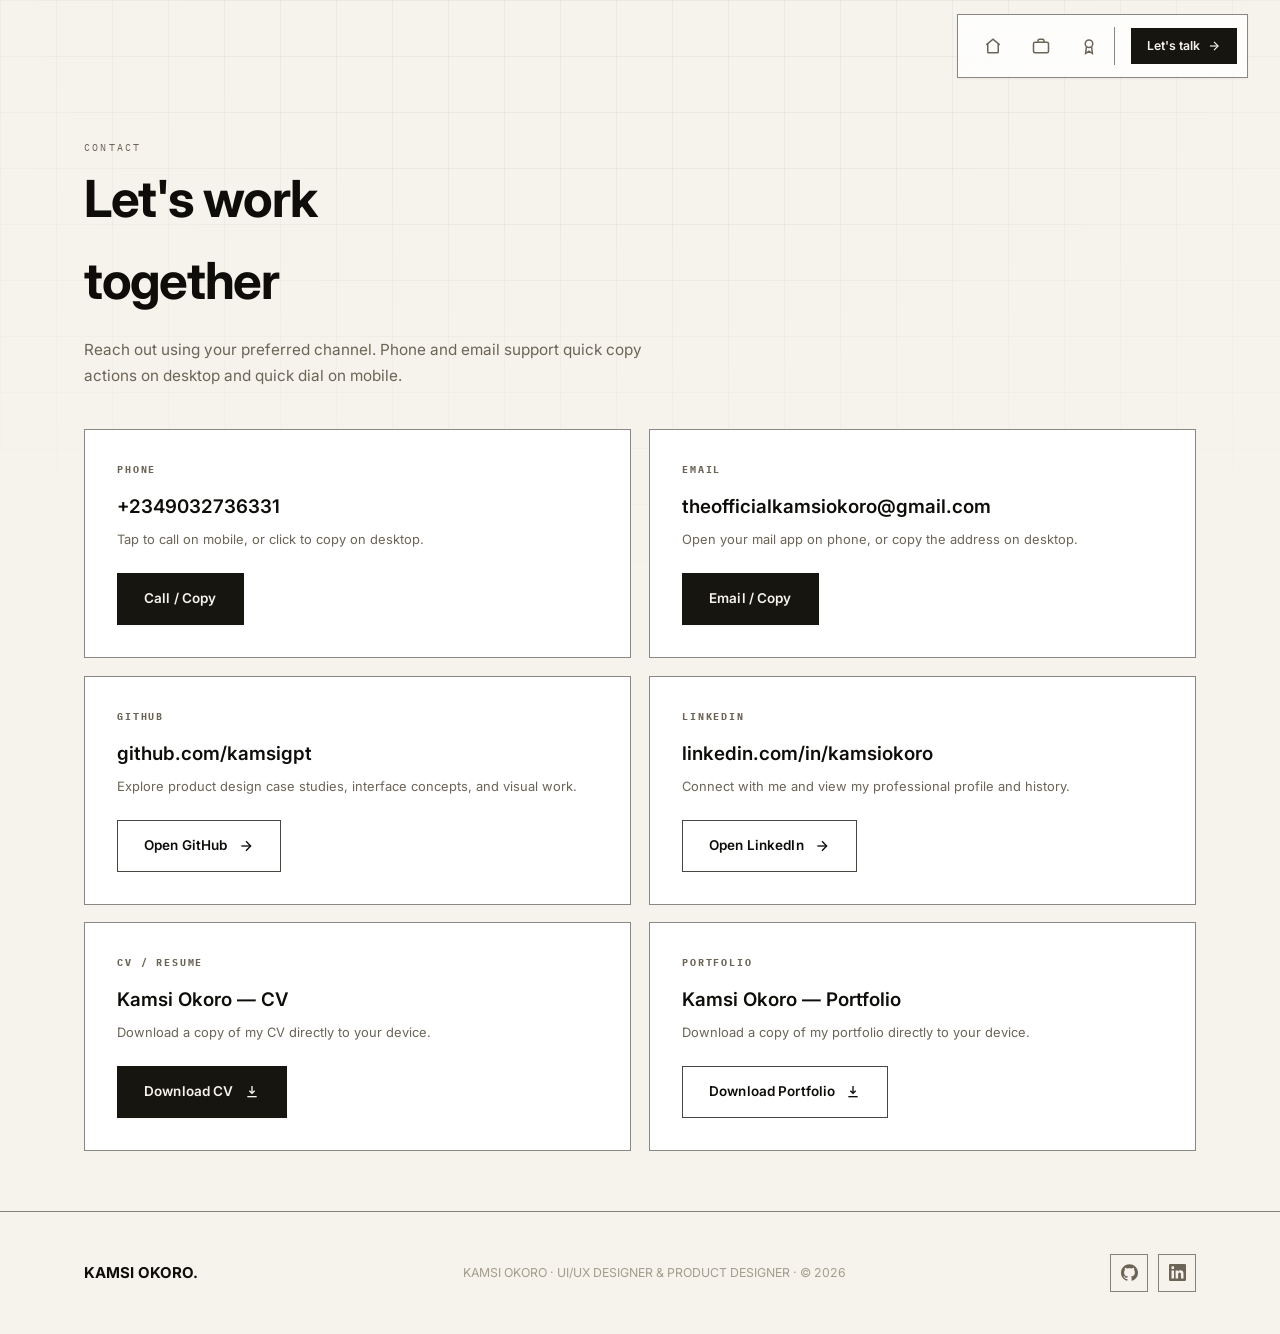
<file: contact.html>
<!DOCTYPE html>
<html lang="en" data-theme="light">
<head>
<meta charset="UTF-8">
<meta name="viewport" content="width=device-width, initial-scale=1.0">
<title>Contact — Kamsi Okoro</title>
<meta name="description" content="Get in touch with Kamsi Okoro for UI/UX and product design projects.">
<link rel="icon" type="image/svg+xml" href="favicon.svg">
<link rel="stylesheet" href="css/style.css">
</head>
<body class="contact-page">

<!-- ══════════ NAVBAR ══════════ -->
<header class="navbar">
  <div class="navbar-inner">
    <nav class="navbar-center" aria-label="Primary">
      <ul class="nav-links">
        <li><a class="nav-link" href="index.html" aria-label="Home" title="Home"><svg viewBox="0 0 24 24" fill="none" stroke="currentColor" stroke-width="2"><path d="M3 10.5 12 3l9 7.5"/><path d="M5 9v11a1 1 0 0 0 1 1h12a1 1 0 0 0 1-1V9"/></svg></a></li>
        <li><a class="nav-link" href="works.html" aria-label="Work" title="Work"><svg viewBox="0 0 24 24" fill="none" stroke="currentColor" stroke-width="2"><rect x="2" y="7" width="20" height="14" rx="2"/><path d="M16 7V5a2 2 0 0 0-2-2h-4a2 2 0 0 0-2 2v2"/></svg></a></li>
        <li><a class="nav-link" href="certificatiions.html" aria-label="Certificates" title="Certificates"><svg viewBox="0 0 24 24" fill="none" stroke="currentColor" stroke-width="2"><circle cx="12" cy="9" r="5"/><path d="M8.5 13.5 7.5 22l4.5-3 4.5 3-1-8.5"/></svg></a></li>
      </ul>
    </nav>
    <div class="navbar-right">
      <a class="nav-cta" href="contact.html">Let's talk
        <svg viewBox="0 0 24 24" fill="none" stroke="currentColor" stroke-width="2"><line x1="5" y1="12" x2="19" y2="12"/><polyline points="12,5 19,12 12,19"/></svg>
      </a>
      <button class="hamburger-btn" aria-label="Toggle menu">
        <div class="hamburger-icon"><span></span><span></span><span></span></div>
      </button>
    </div>
  </div>
</header>

<div class="mobile-menu">
  <ul class="mobile-menu-links">
    <li><a href="index.html">Home <small>/ 01</small></a></li>
    <li><a href="works.html">Work <small>/ 02</small></a></li>
    <li><a href="certificatiions.html">Certificates <small>/ 03</small></a></li>
    <li><a class="active" href="contact.html">Contact <small>/ 04</small></a></li>
  </ul>
  <div class="mobile-menu-social">
    <a href="https://www.linkedin.com/in/kamsiokoro" target="_blank" rel="noopener"><svg viewBox="0 0 24 24" fill="currentColor"><path d="M20.447 20.452h-3.554v-5.569c0-1.328-.027-3.037-1.852-3.037-1.853 0-2.136 1.445-2.136 2.939v5.667H9.351V9h3.414v1.561h.046c.477-.9 1.637-1.85 3.37-1.85 3.601 0 4.267 2.37 4.267 5.455v6.286zM5.337 7.433a2.062 2.062 0 01-2.063-2.065 2.064 2.064 0 112.063 2.065zm1.782 13.019H3.555V9h3.564v11.452zM22.225 0H1.771C.792 0 0 .774 0 1.729v20.542C0 23.227.792 24 1.771 24h20.451C23.2 24 24 23.227 24 22.271V1.729C24 .774 23.2 0 22.222 0h.003z"/></svg> LinkedIn</a>
    <a href="https://github.com/kamsigpt" target="_blank" rel="noopener noreferrer"><svg viewBox="0 0 24 24" fill="currentColor"><path d="M12 .297c-6.63 0-12 5.373-12 12 0 5.303 3.438 9.8 8.205 11.385.6.113.82-.258.82-.577 0-.285-.01-1.04-.015-2.04-3.338.724-4.042-1.61-4.042-1.61C4.422 18.07 3.633 17.7 3.633 17.7c-1.087-.744.084-.729.084-.729 1.205.084 1.838 1.236 1.838 1.236 1.07 1.835 2.809 1.305 3.495.998.108-.776.417-1.305.76-1.605-2.665-.3-5.466-1.332-5.466-5.93 0-1.31.465-2.38 1.235-3.22-.135-.303-.54-1.523.105-3.176 0 0 1.005-.322 3.3 1.23.96-.267 1.98-.399 3-.405 1.02.006 2.04.138 3 .405 2.28-1.552 3.285-1.23 3.285-1.23.645 1.653.24 2.873.12 3.176.765.84 1.23 1.91 1.23 3.22 0 4.61-2.805 5.625-5.475 5.92.42.36.81 1.096.81 2.22 0 1.606-.015 2.896-.015 3.286 0 .315.21.69.825.57C20.565 22.092 24 17.592 24 12.297c0-6.627-5.373-12-12-12"/></svg> GitHub</a>
    <a class="email-contact-link" href="mailto:theofficialkamsiokoro@gmail.com" data-email="theofficialkamsiokoro@gmail.com"><svg viewBox="0 0 24 24" fill="none" stroke="currentColor" stroke-width="2"><path d="M4 4h16c1.1 0 2 .9 2 2v12c0 1.1-.9 2-2 2H4c-1.1 0-2-.9-2-2V6c0-1.1.9-2 2-2z"/><polyline points="22,6 12,13 2,6"/></svg> Email</a>
    <a href="assets/Nedokoro_Kamsiyochi_%E2%80%94_Product_Designer_Portfolio.pdf" download="Kamsi_Okoro_Portfolio.pdf"><svg viewBox="0 0 24 24" fill="none" stroke="currentColor" stroke-width="2"><path d="M12 3v11"/><path d="M8 10l4 4 4-4"/><path d="M5 19h14"/></svg> Portfolio</a>
  </div>
</div>

<main class="main-content">
  <section class="page-hero">
    <div class="container">
      <span class="page-kicker fade-up">Contact</span>
      <h1 class="fade-up" style="--delay:0.05s">Let's work<br>together</h1>
      <p class="fade-up" style="--delay:0.12s">Reach out using your preferred channel. Phone and email support quick copy actions on desktop and quick dial on mobile.</p>
    </div>
  </section>

  <div class="container">
    <div class="contact-grid">
      <article class="contact-card fade-up">
        <h2>Phone</h2>
        <p class="value">+2349032736331</p>
        <p class="note">Tap to call on mobile, or click to copy on desktop.</p>
        <a class="btn btn-primary phone-contact-link" href="tel:+2349032736331" data-phone="+2349032736331" title="Phone">Call / Copy</a>
      </article>

      <article class="contact-card fade-up" style="--delay:0.06s">
        <h2>Email</h2>
        <p class="value">theofficialkamsiokoro@gmail.com</p>
        <p class="note">Open your mail app on phone, or copy the address on desktop.</p>
        <a class="btn btn-primary email-contact-link" href="mailto:theofficialkamsiokoro@gmail.com" data-email="theofficialkamsiokoro@gmail.com" title="Email">Email / Copy</a>
      </article>

      <article class="contact-card fade-up" style="--delay:0.12s">
        <h2>GitHub</h2>
        <p class="value">github.com/kamsigpt</p>
        <p class="note">Explore product design case studies, interface concepts, and visual work.</p>
        <a class="btn btn-outline" href="https://github.com/kamsigpt" target="_blank" rel="noopener noreferrer">Open GitHub
          <svg viewBox="0 0 24 24" fill="none" stroke="currentColor" stroke-width="2"><line x1="5" y1="12" x2="19" y2="12"/><polyline points="12,5 19,12 12,19"/></svg>
        </a>
      </article>

      <article class="contact-card fade-up" style="--delay:0.18s">
        <h2>LinkedIn</h2>
        <p class="value">linkedin.com/in/kamsiokoro</p>
        <p class="note">Connect with me and view my professional profile and history.</p>
        <a class="btn btn-outline" href="https://www.linkedin.com/in/kamsiokoro" target="_blank" rel="noopener">Open LinkedIn
          <svg viewBox="0 0 24 24" fill="none" stroke="currentColor" stroke-width="2"><line x1="5" y1="12" x2="19" y2="12"/><polyline points="12,5 19,12 12,19"/></svg>
        </a>
      </article>

      <article class="contact-card fade-up" style="--delay:0.24s">
        <h2>CV / Resume</h2>
        <p class="value">Kamsi Okoro — CV</p>
        <p class="note">Download a copy of my CV directly to your device.</p>
        <a class="btn btn-primary" href="assets/Kamsi%20Okoro%20Profesional%20CV.pdf" download="Kamsi_Okoro_CV.pdf" title="Download CV">Download CV
          <svg viewBox="0 0 24 24" fill="none" stroke="currentColor" stroke-width="2"><path d="M12 3v11"/><path d="M8 10l4 4 4-4"/><path d="M5 19h14"/></svg>
        </a>
      </article>

      <article class="contact-card fade-up" style="--delay:0.3s">
        <h2>Portfolio</h2>
        <p class="value">Kamsi Okoro — Portfolio</p>
        <p class="note">Download a copy of my portfolio directly to your device.</p>
        <a class="btn btn-outline" href="assets/Nedokoro_Kamsiyochi_%E2%80%94_Product_Designer_Portfolio.pdf" download="Kamsi_Okoro_Portfolio.pdf" title="Download Portfolio">Download Portfolio
          <svg viewBox="0 0 24 24" fill="none" stroke="currentColor" stroke-width="2"><path d="M12 3v11"/><path d="M8 10l4 4 4-4"/><path d="M5 19h14"/></svg>
        </a>
      </article>
    </div>
  </div>

  <footer class="footer">
    <div class="container footer-inner">
      <span class="footer-brand">KAMSI OKORO.</span>
      <span class="footer-copy">KAMSI OKORO · UI/UX DESIGNER &amp; PRODUCT DESIGNER · © 2026</span>
      <div class="footer-social">
        <a href="https://github.com/kamsigpt" target="_blank" rel="noopener noreferrer" aria-label="GitHub"><svg viewBox="0 0 24 24" fill="currentColor"><path d="M12 .297c-6.63 0-12 5.373-12 12 0 5.303 3.438 9.8 8.205 11.385.6.113.82-.258.82-.577 0-.285-.01-1.04-.015-2.04-3.338.724-4.042-1.61-4.042-1.61C4.422 18.07 3.633 17.7 3.633 17.7c-1.087-.744.084-.729.084-.729 1.205.084 1.838 1.236 1.838 1.236 1.07 1.835 2.809 1.305 3.495.998.108-.776.417-1.305.76-1.605-2.665-.3-5.466-1.332-5.466-5.93 0-1.31.465-2.38 1.235-3.22-.135-.303-.54-1.523.105-3.176 0 0 1.005-.322 3.3 1.23.96-.267 1.98-.399 3-.405 1.02.006 2.04.138 3 .405 2.28-1.552 3.285-1.23 3.285-1.23.645 1.653.24 2.873.12 3.176.765.84 1.23 1.91 1.23 3.22 0 4.61-2.805 5.625-5.475 5.92.42.36.81 1.096.81 2.22 0 1.606-.015 2.896-.015 3.286 0 .315.21.69.825.57C20.565 22.092 24 17.592 24 12.297c0-6.627-5.373-12-12-12"/></svg></a>
        <a href="https://www.linkedin.com/in/kamsiokoro" target="_blank" rel="noopener" aria-label="LinkedIn"><svg viewBox="0 0 24 24" fill="currentColor"><path d="M20.447 20.452h-3.554v-5.569c0-1.328-.027-3.037-1.852-3.037-1.853 0-2.136 1.445-2.136 2.939v5.667H9.351V9h3.414v1.561h.046c.477-.9 1.637-1.85 3.37-1.85 3.601 0 4.267 2.37 4.267 5.455v6.286zM5.337 7.433a2.062 2.062 0 01-2.063-2.065 2.064 2.064 0 112.063 2.065zm1.782 13.019H3.555V9h3.564v11.452zM22.225 0H1.771C.792 0 0 .774 0 1.729v20.542C0 23.227.792 24 1.771 24h20.451C23.2 24 24 23.227 24 22.271V1.729C24 .774 23.2 0 22.222 0h.003z"/></svg></a>
      </div>
    </div>
  </footer>
</main>

<script src="js/main.js"></script>
</body>
</html>
</file>
<file: css/style.css>
/* ═══════════════════════════════════════════════════════
   KAMSI OKORO — Premium Editorial Portfolio
   Minimalist · Sophisticated · Technical · Warm off-white
   ═══════════════════════════════════════════════════════ */

@import url('https://fonts.googleapis.com/css2?family=IBM+Plex+Mono:wght@400;500&family=Inter:opsz,wght@14..32,300;14..32,400;14..32,500;14..32,600;14..32,700;14..32,800&display=swap');

/* ── DESIGN TOKENS ── */
:root {
  --bg:          #f6f3ec;   /* warm off-white */
  --bg2:         #efece2;   /* slightly deeper warm */
  --surface:     #ffffff;
  --surface-2:   #f1eee5;
  --text:        #17150f;   /* near-black warm */
  --text-strong: #0e0d09;
  --text-sub:    #6b6457;
  --text-dim:    #a49d8e;
  --border:      rgba(20,18,12,0.50);
  --border-bright: rgba(20,18,12,0.78);
  --accent:      #17150f;
  --btn-bg:      #17150f;
  --btn-text:    #f6f3ec;
  --btn-hover:   #2c2920;
  --grid-line:   rgba(23,21,15,0.045);

  --r-sm: 0px;
  --r-md: 0px;
  --r-lg: 0px;
  --r-full: 0px;

  --shadow-sm: 0 1px 2px rgba(23,21,15,0.05);
  --shadow-md: 0 12px 30px rgba(23,21,15,0.08);
  --shadow-lg: 0 24px 60px rgba(23,21,15,0.10);

  --font-sans: 'Inter', 'Segoe UI', Arial, sans-serif;
  --font-mono: 'IBM Plex Mono', 'SFMono-Regular', Consolas, monospace;

  --ease: cubic-bezier(0.76, 0, 0.24, 1);
  --ease-out: cubic-bezier(0.16, 1, 0.3, 1);
  --ease-smooth: cubic-bezier(0.22, 1, 0.36, 1);

  --nav-h: 64px;
  --max-w: 1240px;
  --page-pad: 64px;
}

[data-theme="dark"] {
  --bg:          #121110;
  --bg2:         #1a1916;
  --surface:     #1d1b18;
  --surface-2:   #24221e;
  --text:        #ece9e1;
  --text-strong: #f7f4ec;
  --text-sub:    #a8a193;
  --text-dim:    #6b665b;
  --border:      rgba(255,255,255,0.10);
  --border-bright: rgba(255,255,255,0.20);
  --accent:      #ece9e1;
  --btn-bg:      #ece9e1;
  --btn-text:    #15130f;
  --btn-hover:   #ffffff;
  --grid-line:   rgba(255,255,255,0.05);
  --shadow-sm: 0 1px 2px rgba(0,0,0,0.3);
  --shadow-md: 0 12px 30px rgba(0,0,0,0.4);
  --shadow-lg: 0 24px 60px rgba(0,0,0,0.5);
}

/* ── RESET / BASE ── */
*, *::before, *::after { box-sizing: border-box; margin: 0; padding: 0; }
html { scroll-behavior: smooth; font-size: 15px; }
body {
  font-family: var(--font-sans);
  background: var(--bg);
  color: var(--text);
  overflow-x: hidden;
  min-height: 100vh;
  line-height: 1.6;
  text-rendering: optimizeLegibility;
  -webkit-font-smoothing: antialiased;
  -webkit-tap-highlight-color: transparent;
  transition: background-color 0.35s var(--ease-smooth), color 0.35s var(--ease-smooth);
}

/* Subtle technical grid background */
body::before {
  content: '';
  position: fixed;
  inset: 0;
  background-image:
    linear-gradient(var(--grid-line) 1px, transparent 1px),
    linear-gradient(90deg, var(--grid-line) 1px, transparent 1px);
  background-size: 56px 56px;
  mask-image: radial-gradient(ellipse 90% 70% at 50% 0%, #000 30%, transparent 100%);
  -webkit-mask-image: radial-gradient(ellipse 90% 70% at 50% 0%, #000 30%, transparent 100%);
  pointer-events: none;
  z-index: 0;
  transition: opacity 0.35s var(--ease-smooth);
}

a { text-decoration: none; color: inherit; }
button { border: none; background: none; cursor: pointer; font-family: inherit; color: inherit; }
img, video { display: block; max-width: 100%; }

::selection { background: var(--accent); color: var(--bg); }

a:focus-visible,
button:focus-visible {
  outline: 2px solid var(--accent);
  outline-offset: 3px;
  border-radius: 4px;
}

/* ── CONTAINER ── */
.container { width: 100%; max-width: var(--max-w); margin: 0 auto; padding: 0 var(--page-pad); }

/* ── TYPOGRAPHY HELPERS ── */
.mono { font-family: var(--font-mono); }
.eyebrow {
  font-family: var(--font-mono);
  font-size: 0.66rem;
  letter-spacing: 0.22em;
  text-transform: uppercase;
  color: var(--text-sub);
  display: inline-flex;
  align-items: center;
  gap: 10px;
}
.eyebrow::before {
  content: '';
  width: 26px;
  height: 1px;
  background: currentColor;
  opacity: 0.35;
}

/* ── NAVIGATION ── */
.navbar {
  position: fixed;
  top: 14px;
  left: 0;
  right: 0;
  z-index: 200;
  display: flex;
  justify-content: center;
  pointer-events: none;
  padding: 0 16px;
}
.navbar-inner {
  pointer-events: auto;
  width: auto;
  max-width: none;
  margin-left: auto;
  margin-right: 16px;
  height: var(--nav-h);
  display: flex;
  align-items: center;
  justify-content: flex-end;
  gap: 16px;
  padding: 0 10px;
  background: color-mix(in srgb, var(--surface) 78%, transparent);
  backdrop-filter: blur(14px) saturate(1.3);
  -webkit-backdrop-filter: blur(14px) saturate(1.3);
  border: 1px solid var(--border);
  border-radius: var(--r-lg);
  box-shadow: var(--shadow-sm);
  transition: background-color 0.3s, box-shadow 0.3s, border-color 0.3s;
}
.nav-links {
  display: flex;
  align-items: center;
  gap: 10px;
  list-style: none;
  padding: 0 6px;
  border-right: 1px solid var(--border);
}
.nav-link {
  position: relative;
  display: inline-flex;
  align-items: center;
  justify-content: center;
  width: 38px;
  height: 38px;
  color: var(--text-sub);
  border-radius: var(--r-sm);
  transition: color 0.2s var(--ease-smooth), background-color 0.2s var(--ease-smooth);
}
.nav-link svg { width: 18px; height: 18px; }
.nav-link:hover { color: var(--text-strong); background: var(--surface-2); }
.nav-link.active { color: var(--text-strong); background: var(--surface-2); }
.nav-link.active::after {
  content: '';
  position: absolute;
  left: 12px; right: 12px; bottom: 4px;
  height: 2px;
  border-radius: 2px;
  background: var(--accent);
}

.navbar-right {
  display: flex;
  align-items: center;
  gap: 10px;
}

/* CTA button in nav */
.nav-cta {
  display: inline-flex;
  align-items: center;
  gap: 7px;
  padding: 8px 16px;
  background: var(--btn-bg);
  color: var(--btn-text);
  border-radius: var(--r-full);
  font-size: 0.82rem;
  font-weight: 600;
  transition: transform 0.2s var(--ease-smooth), background-color 0.2s, box-shadow 0.2s;
}
.nav-cta:hover { background: var(--btn-hover); transform: translateY(-1px); box-shadow: var(--shadow-sm); }
.nav-cta svg { width: 14px; height: 14px; }

/* Mobile hamburger */
.hamburger-btn {
  display: none;
  width: 42px;
  height: 42px;
  border-radius: var(--r-sm);
  align-items: center;
  justify-content: center;
  border: 1px solid var(--border);
  background: var(--surface);
  position: relative;
  z-index: 260;
}
.hamburger-icon { width: 20px; height: 14px; position: relative; display: flex; flex-direction: column; justify-content: space-between; }
.hamburger-icon span { display: block; height: 2px; background: var(--text-strong); border-radius: 2px; transition: transform 0.25s var(--ease-out), opacity 0.2s; }
.sidebar-open .hamburger-icon span:nth-child(1) { transform: translateY(6px) rotate(45deg); }
.sidebar-open .hamburger-icon span:nth-child(2) { opacity: 0; }
.sidebar-open .hamburger-icon span:nth-child(3) { transform: translateY(-6px) rotate(-45deg); }

/* Mobile menu */
.mobile-menu {
  position: fixed;
  top: 0; left: 0; right: 0; bottom: 0;
  z-index: 250;
  background: var(--bg);
  padding: 96px 28px 40px;
  display: flex;
  flex-direction: column;
  justify-content: space-between;
  opacity: 0;
  visibility: hidden;
  transform: translateY(-8px);
  transition: opacity 0.3s var(--ease-smooth), visibility 0.3s, transform 0.3s var(--ease-out);
}
.sidebar-open .mobile-menu { opacity: 1; visibility: visible; transform: none; }
.mobile-menu-links { list-style: none; display: flex; flex-direction: column; gap: 4px; }
.mobile-menu-links a {
  display: flex;
  justify-content: space-between;
  align-items: center;
  padding: 16px 4px;
  font-size: 1.5rem;
  font-weight: 600;
  color: var(--text);
  border-bottom: 1px solid var(--border);
  opacity: 0;
  transform: translateY(12px);
  transition: opacity 0.35s var(--ease-out), transform 0.35s var(--ease-out);
}
.sidebar-open .mobile-menu-links a { opacity: 1; transform: none; }
.sidebar-open .mobile-menu-links li:nth-child(1) a { transition-delay: 0.04s; }
.sidebar-open .mobile-menu-links li:nth-child(2) a { transition-delay: 0.09s; }
.sidebar-open .mobile-menu-links li:nth-child(3) a { transition-delay: 0.14s; }
.sidebar-open .mobile-menu-links li:nth-child(4) a { transition-delay: 0.19s; }
.sidebar-open .mobile-menu-links li:nth-child(5) a { transition-delay: 0.24s; }
.mobile-menu-links a small { font-family: var(--font-mono); font-size: 0.7rem; color: var(--text-dim); font-weight: 400; }
.mobile-menu-links a.active { color: var(--text-strong); }
.mobile-menu-social { display: flex; gap: 14px; flex-wrap: wrap; }
.mobile-menu-social a {
  display: inline-flex;
  align-items: center;
  gap: 8px;
  padding: 10px 16px;
  border: 1px solid var(--border);
  border-radius: var(--r-full);
  font-size: 0.82rem;
  font-weight: 500;
}
.mobile-menu-social a svg { width: 16px; height: 16px; }

/* ── BUTTONS ── */
.btn {
  display: inline-flex;
  align-items: center;
  justify-content: center;
  gap: 10px;
  padding: 14px 26px;
  border-radius: var(--r-md);
  font-size: 0.9rem;
  font-weight: 600;
  letter-spacing: 0.01em;
  transition: transform 0.2s var(--ease-smooth), box-shadow 0.2s, background-color 0.2s, color 0.2s, border-color 0.2s;
  white-space: nowrap;
}
.btn svg { width: 16px; height: 16px; transition: transform 0.22s var(--ease-smooth); }
.btn:hover svg { transform: translateX(4px); }
.btn-primary { background: var(--btn-bg); color: var(--btn-text); border: 1px solid var(--btn-bg); box-shadow: var(--shadow-sm); }
.btn-primary:hover { background: var(--btn-hover); transform: translateY(-2px); box-shadow: var(--shadow-md); }
.btn-outline {
  background: transparent;
  color: var(--text-strong);
  border: 1px solid var(--border-bright);
}
.btn-outline:hover { border-color: var(--accent); transform: translateY(-2px); background: var(--surface-2); box-shadow: var(--shadow-sm); }
.btn-sm { padding: 9px 16px; font-size: 0.78rem; border-radius: var(--r-sm); }
.btn-sm svg { width: 14px; height: 14px; }
.btn-block { width: 100%; }

/* Arrow-only square nav button */
.arrow-btn {
  width: 48px; height: 48px;
  border-radius: 0;
  background: var(--btn-bg);
  color: var(--btn-text);
  border: 1px solid var(--btn-bg);
  display: inline-flex;
  align-items: center;
  justify-content: center;
  transition: transform 0.2s var(--ease-smooth), background-color 0.2s, box-shadow 0.2s;
  box-shadow: var(--shadow-sm);
}
.arrow-btn svg { width: 18px; height: 18px; }
.arrow-btn:hover { background: var(--btn-hover); transform: scale(1.06); box-shadow: var(--shadow-md); }

/* ── MAIN ── */
.main-content { position: relative; z-index: 1; }

/* ── HERO ── */
.hero {
  position: relative;
  min-height: 100vh;
  display: flex;
  align-items: center;
  padding: calc(var(--nav-h) + 20px) 0 40px;
}
.hero-grid {
  display: grid;
  grid-template-columns: 1.2fr 0.9fr;
  gap: 56px;
  align-items: center;
}
.hero-name-line {
  display: block;
  font-size: clamp(2.8rem, 6vw, 5rem);
  line-height: 0.96;
  font-weight: 800;
  letter-spacing: -0.035em;
  color: var(--text-strong);
  margin-bottom: 16px;
}
.hero-subtitle {
  font-size: clamp(1.2rem, 2.4vw, 1.7rem);
  font-weight: 600;
  letter-spacing: -0.01em;
  color: var(--text-strong);
  margin-bottom: 14px;
}
.hero-intro {
  font-size: clamp(1.02rem, 1.5vw, 1.2rem);
  line-height: 1.7;
  color: var(--text-sub);
  max-width: 560px;
  padding-bottom: 30px;
  border-bottom: 1px solid var(--border);
  margin-bottom: 30px;
}
.hero-cta { display: flex; gap: 12px; flex-wrap: wrap; }
.hero-quick {
  display: flex;
  align-items: center;
  gap: 10px;
  margin-top: 34px;
  font-family: var(--font-mono);
  font-size: 0.74rem;
  letter-spacing: 0.06em;
  color: var(--text-dim);
}
.hero-quick .quick-links { display: flex; gap: 6px; }
.hero-quick .quick-links a {
  display: inline-flex; align-items: center; justify-content: center;
  width: 34px; height: 34px;
  border: 1px solid var(--border);
  border-radius: var(--r-sm);
  color: var(--text-sub);
  transition: all 0.2s var(--ease-smooth);
}
.hero-quick .quick-links a:hover { color: var(--text-strong); border-color: var(--border-bright); transform: translateY(-2px); background: var(--surface); }
.hero-quick .quick-links svg { width: 16px; height: 16px; }

/* Hero portrait — enclosed in a taller outlined box; the photo is anchored to the
   top so the head and hair stay fully visible inside the frame */
.hero-art {
  display: flex;
  justify-content: flex-end;
  align-items: flex-end;
}
.hero-art-frame {
  position: relative;
  width: 100%;
  max-width: 560px;
  aspect-ratio: 4 / 5;
  border: 2px solid #17150f;
  background: var(--surface);
}
.hero-art-frame img {
  position: absolute;
  left: 0;
  right: 0;
  bottom: 0;
  width: 100%;
  height: 100%;
  object-fit: cover;
  object-position: center top;
  display: block;
}

/* Hero on-load entrance: text slides in from left, image fades in */
.hero-name-line,
.hero-subtitle,
.hero-intro,
.hero-cta,
.hero-quick {
  opacity: 0;
  animation: heroEnterLeft 0.85s var(--ease-out) both;
}
.hero-name-line { animation-delay: 0.05s; }
.hero-subtitle  { animation-delay: 0.14s; }
.hero-intro     { animation-delay: 0.22s; }
.hero-cta       { animation-delay: 0.32s; }
.hero-quick     { animation-delay: 0.42s; }
.hero-art { animation: heroFadeRise 1s var(--ease-out) 0.2s both; }

@keyframes heroEnterLeft {
  from { opacity: 0; transform: translateX(-40px); }
  to   { opacity: 1; transform: translateX(0); }
}
@keyframes heroFadeRise {
  from { opacity: 0; transform: translateY(26px); }
  to   { opacity: 1; transform: translateY(0); }
}

/* Scroll indicator */
.scroll-hint {
  position: absolute;
  bottom: 24px;
  left: 50%;
  transform: translateX(-50%);
  display: flex;
  align-items: center;
  gap: 10px;
  font-family: var(--font-mono);
  font-size: 0.66rem;
  letter-spacing: 0.2em;
  text-transform: uppercase;
  color: var(--text-dim);
}
.scroll-hint .line { width: 40px; height: 1px; background: var(--border-bright); position: relative; overflow: hidden; }
.scroll-hint .line::after { content: ''; position: absolute; top: 0; left: -40px; width: 40px; height: 100%; background: var(--accent); animation: scrollLine 2.4s var(--ease-out) infinite; }
@keyframes scrollLine { 0% { left: -40px; } 60% { left: 100%; } 100% { left: 100%; } }

/* ── SECTION BASE ── */
.section { padding: 90px 0; }
.section-head {
  display: flex;
  align-items: flex-end;
  justify-content: space-between;
  gap: 24px;
  margin-bottom: 52px;
}
.section-title {
  font-size: clamp(1.9rem, 3.6vw, 2.8rem);
  font-weight: 700;
  letter-spacing: -0.02em;
  color: var(--text-strong);
  margin-top: 16px;
  line-height: 1.15;
}
.section-head .btn { flex-shrink: 0; }

/* ── ABOUT ── */
.about-grid {
  display: grid;
  grid-template-columns: 1fr 1fr;
  gap: 48px;
  align-items: start;
}
.about-text p { color: var(--text-sub); font-size: 1.02rem; line-height: 1.75; margin-bottom: 18px; }
.about-text p strong { color: var(--text-strong); font-weight: 600; }
.about-stats {
  display: grid;
  grid-template-columns: 1fr 1fr;
  gap: 14px;
  position: sticky;
  top: calc(var(--nav-h) + 30px);
}
.stat-tile {
  background: var(--surface);
  border: 1px solid var(--border);
  border-radius: var(--r-md);
  padding: 22px 24px;
}
.stat-tile .stat-num { font-size: 2rem; font-weight: 700; color: var(--text-strong); letter-spacing: -0.02em; }
.stat-tile .stat-label { font-size: 0.85rem; color: var(--text-sub); margin-top: 2px; }

/* ── CAREER EXPERIENCE ── */
.career-list {
  display: flex;
  flex-direction: column;
  gap: 16px;
  max-width: 860px;
}
.career-card {
  background: var(--surface);
  border: 1px solid var(--border-bright);
  border-radius: 0;
  padding: 26px 30px;
  display: grid;
  grid-template-columns: 180px 1fr;
  gap: 6px 34px;
  align-items: baseline;
  transition: transform 0.2s var(--ease-smooth), box-shadow 0.2s;
}
.career-card:hover { transform: translateY(-3px); box-shadow: var(--shadow-md); }
.career-period {
  font-family: var(--font-mono);
  font-size: 0.8rem;
  letter-spacing: 0.06em;
  color: var(--text-sub);
  white-space: nowrap;
}
.career-card h3 {
  font-size: 1.15rem;
  font-weight: 700;
  color: var(--text-strong);
  letter-spacing: -0.01em;
  margin-bottom: 2px;
}
.career-company { font-size: 0.85rem; color: var(--text-sub); }
.career-card p {
  grid-column: 2;
  color: var(--text-sub);
  font-size: 0.95rem;
  line-height: 1.6;
}

@media (max-width: 640px) {
  .career-card { grid-template-columns: 1fr; gap: 8px; }
  .career-card p { grid-column: 1; }
}

/* ── SERVICES ── */
.services-grid {
  display: grid;
  grid-template-columns: repeat(3, 1fr);
  gap: 16px;
}
.service-card {
  background: var(--surface);
  border: 1px solid var(--border);
  border-radius: var(--r-lg);
  padding: 30px;
  transition: transform 0.25s var(--ease-smooth), box-shadow 0.25s, border-color 0.25s;
}
.service-card:hover { transform: translateY(-4px); box-shadow: var(--shadow-md); border-color: var(--border-bright); }
.service-card .num { font-family: var(--font-mono); font-size: 0.7rem; color: var(--text-dim); letter-spacing: 0.14em; }
.service-card .icon { color: var(--text-strong); margin: 18px 0 14px; }
.service-card .icon svg { width: 28px; height: 28px; }
.service-card h3 { font-size: 1.2rem; font-weight: 600; color: var(--text-strong); margin-bottom: 8px; }
.service-card p { font-size: 0.92rem; color: var(--text-sub); line-height: 1.65; }
.service-card .btn { margin-top: 18px; }
.service-card .btn svg { transform: none; }

/* ── SKILLS ── */
.skills-grid {
  display: grid;
  grid-template-columns: repeat(3, 1fr);
  gap: 16px;
}
.skill-card {
  background: var(--surface);
  border: 1px solid var(--border);
  border-radius: var(--r-lg);
  padding: 26px;
}
.skill-card h3 {
  font-family: var(--font-mono);
  font-size: 0.72rem;
  letter-spacing: 0.16em;
  text-transform: uppercase;
  color: var(--text-sub);
  margin-bottom: 18px;
}
.skill-chips { display: flex; flex-wrap: wrap; gap: 8px; }
.skill-chip {
  padding: 7px 12px;
  border: 1px solid var(--border);
  border-radius: var(--r-full);
  background: var(--bg2);
  font-size: 0.82rem;
  color: var(--text);
  transition: background-color 0.2s, border-color 0.2s, color 0.2s;
}
.skill-chip:hover { background: var(--accent); color: var(--bg); border-color: var(--accent); }

/* ── FEATURED WORK ── */
.featured-list { display: grid; gap: 24px; }
.featured-item {
  display: grid;
  grid-template-columns: 1.35fr 1fr;
  gap: 0;
  background: var(--surface);
  border: 1px solid var(--border);
  border-radius: var(--r-lg);
  overflow: hidden;
  transition: transform 0.25s var(--ease-smooth), box-shadow 0.25s, border-color 0.25s;
}
.featured-item:hover { box-shadow: var(--shadow-md); border-color: var(--border-bright); transform: translateY(-3px); }
.featured-media { position: relative; aspect-ratio: 16 / 10; overflow: hidden; }
.featured-media img, .featured-media video { width: 100%; height: 100%; object-fit: cover; transition: transform 0.5s var(--ease-smooth); }
.featured-item:hover .featured-media img, .featured-item:hover .featured-media video { transform: scale(1.04); }
.featured-body { padding: 30px; display: flex; flex-direction: column; }
.featured-body .cat { font-family: var(--font-mono); font-size: 0.66rem; letter-spacing: 0.14em; text-transform: uppercase; color: var(--text-sub); margin-bottom: 12px; }
.featured-body h3 { font-size: 1.55rem; font-weight: 700; letter-spacing: -0.02em; color: var(--text-strong); margin-bottom: 10px; }
.featured-body p { font-size: 0.93rem; color: var(--text-sub); line-height: 1.65; margin-bottom: 24px; flex: 1; }
.featured-body .btn { align-self: flex-start; }

/* ── CERT PREVIEW (home) ── */
.cert-preview-grid {
  display: grid;
  grid-template-columns: 1fr 1fr;
  gap: 20px;
}
.cert-preview {
  background: var(--surface);
  border: 1px solid var(--border);
  border-radius: var(--r-lg);
  overflow: hidden;
  transition: transform 0.25s var(--ease-smooth), box-shadow 0.25s;
}
.cert-preview:hover { transform: translateY(-3px); box-shadow: var(--shadow-md); }
.cert-preview-media { aspect-ratio: 16 / 10; overflow: hidden; background: var(--surface-2); }
.cert-preview-media img { width: 100%; height: 100%; object-fit: cover; transition: transform 0.5s var(--ease-smooth); }
.cert-preview:hover .cert-preview-media img { transform: scale(1.04); }
.cert-preview-body { padding: 20px 24px 24px; }
.cert-preview-body .org { font-family: var(--font-mono); font-size: 0.64rem; letter-spacing: 0.14em; text-transform: uppercase; color: var(--text-sub); margin-bottom: 8px; }
.cert-preview-body h3 { font-size: 1.1rem; font-weight: 600; color: var(--text-strong); margin-bottom: 6px; line-height: 1.4; }
.cert-preview-body .meta { font-size: 0.82rem; color: var(--text-dim); }

/* ── CTA ── */
.cta-panel {
  background: var(--accent);
  color: var(--bg);
  border-radius: var(--r-lg);
  padding: 64px 48px;
  display: flex;
  align-items: center;
  justify-content: space-between;
  gap: 32px;
  flex-wrap: wrap;
  overflow: hidden;
  position: relative;
}
.cta-panel::before {
  content: '';
  position: absolute; inset: 0;
  background-image:
    linear-gradient(currentColor 1px, transparent 1px),
    linear-gradient(90deg, currentColor 1px, transparent 1px);
  background-size: 44px 44px;
  opacity: 0.06;
  pointer-events: none;
}
.cta-panel h2 { font-size: clamp(1.8rem, 3.6vw, 2.9rem); font-weight: 700; letter-spacing: -0.02em; line-height: 1.12; position: relative; }
.cta-panel .btn { position: relative; background: var(--bg); color: var(--accent); }
.cta-panel .btn:hover { background: var(--surface); }

/* ── FOOTER ── */
.footer {
  border-top: 1px solid var(--border);
  padding: 42px 0;
  margin-top: 60px;
}
.footer-inner { display: flex; align-items: center; justify-content: space-between; gap: 24px; flex-wrap: wrap; }
.footer-brand { font-weight: 700; color: var(--text-strong); }
.footer-copy { font-size: 0.82rem; color: var(--text-dim); }
.footer-social { display: flex; gap: 10px; }
.footer-social a {
  display: inline-flex; align-items: center; justify-content: center;
  width: 38px; height: 38px;
  border: 1px solid var(--border);
  border-radius: var(--r-sm);
  color: var(--text-sub);
  transition: all 0.2s var(--ease-smooth);
}
.footer-social a:hover { color: var(--text-strong); border-color: var(--border-bright); transform: translateY(-2px); background: var(--surface); }
.footer-social svg { width: 17px; height: 17px; }

/* ═══════════════════════════════════════════════════════
   WORKS PAGE
   ═══════════════════════════════════════════════════════ */
.page-hero { padding: calc(var(--nav-h) + 70px) 0 40px; }
.page-hero .page-kicker { font-family: var(--font-mono); font-size: 0.68rem; letter-spacing: 0.22em; text-transform: uppercase; color: var(--text-sub); margin-bottom: 16px; }
.page-hero h1 { font-size: clamp(2.2rem, 5vw, 3.4rem); font-weight: 700; letter-spacing: -0.025em; color: var(--text-strong); margin-bottom: 16px; }
.page-hero p { font-size: 1.02rem; color: var(--text-sub); max-width: 560px; line-height: 1.7; }

/* Works page: pull header up to navbar level and bring projects higher */
.works-page .page-hero {
  padding: 0;
  display: flex;
  align-items: center;
  min-height: calc(var(--nav-h) + 14px);
}
.works-page .page-hero .container { display: flex; align-items: center; }
.works-page .page-hero p { margin-bottom: 0; }
.works-page .page-hero h1 {
  font-size: clamp(1.3rem, 2.4vw, 1.8rem);
  margin-bottom: 0;
  line-height: 1;
}

.works-stage { display: flex; flex-direction: column; gap: 56px; }
.works-page .works-stage { gap: 24px; }
.works-page .work-item { padding-top: 12px; }
.work-item {
  display: grid;
  grid-template-columns: 1.3fr 1fr;
  gap: 48px;
  align-items: start;
  padding: 48px 0;
}
.work-item + .work-item { border-top: 1px solid var(--border); }
.work-media {
  position: sticky;
  top: calc(var(--nav-h) + 30px);
  border-radius: var(--r-lg);
  overflow: hidden;
  border: 1px solid var(--border);
  background: var(--surface-2);
  box-shadow: var(--shadow-md);
}
.work-media video, .work-media img { width: 100%; height: 100%; object-fit: cover; }
.work-media video { object-fit: contain; background: var(--surface-2); }
.work-media-16x10 { aspect-ratio: 16 / 10; }

/* Modular info tile grid */
.work-tiles {
  display: grid;
  grid-template-columns: 1fr 1fr;
  gap: 14px;
}
.work-tile {
  background: var(--surface);
  border: 1px solid var(--border);
  border-radius: var(--r-md);
  padding: 22px;
}
.work-tile.wide { grid-column: 1 / -1; }
.work-tile.tall { grid-row: span 2; }
.work-tile h4 {
  font-family: var(--font-mono);
  font-size: 0.66rem;
  letter-spacing: 0.16em;
  text-transform: uppercase;
  color: var(--text-sub);
  margin-bottom: 12px;
}
.work-tile p { font-size: 0.9rem; color: var(--text-sub); line-height: 1.7; }
.work-tile p strong { color: var(--text-strong); font-weight: 600; }
.work-tile .tags { display: flex; flex-wrap: wrap; gap: 7px; margin-top: 12px; }
.work-tile .tag {
  padding: 6px 11px;
  border-radius: var(--r-full);
  background: var(--bg2);
  border: 1px solid var(--border);
  font-size: 0.78rem;
  color: var(--text);
}
/* per-project accent backgrounds */
[data-project-color="coral"] { background: #ff6f5e; }
[data-project-color="green"] { background: #8fd18f; }
[data-project-color="green-deep"] { background: #3f9d52; }
[data-project-color="cream"] { background: #f6e7cf; }
[data-project-color="orange"] { background: #ff8a3d; }
[data-project-color="neutral"] { background: #e9e4d8; }
[data-project-color="ink"] { background: #24221e; color: #f6f3ec; }
[data-project-color="blue"] { background: #7fb3d9; }
[data-project-color="soft"] { background: #efeae1; }
.work-tile[data-tile-color] h4 { color: rgba(0,0,0,0.45); }
.work-tile[data-tile-color] p { color: rgba(0,0,0,0.72); }
.work-tile[data-tile-color] p strong { color: #000; }
.work-tile[data-tile-color="ink"] h4 { color: rgba(255,255,255,0.55); }
.work-tile[data-tile-color="ink"] p { color: rgba(255,255,255,0.85); }
.work-tile[data-tile-color="ink"] p strong { color: #fff; }
.work-tile[data-tile-color="ink"] .tag { background: rgba(255,255,255,0.12); border-color: rgba(255,255,255,0.22); color: #fff; }

.work-head { margin-bottom: 20px; }
.work-head .work-index { font-family: var(--font-mono); font-size: 0.68rem; letter-spacing: 0.18em; color: var(--text-dim); margin-bottom: 8px; }
.work-head h3 { font-size: 1.9rem; font-weight: 700; letter-spacing: -0.02em; color: var(--text-strong); margin-bottom: 8px; }
.work-head .work-cat { font-size: 0.84rem; color: var(--text-sub); }
.work-head .work-year { font-family: var(--font-mono); font-size: 0.8rem; color: var(--text-dim); }
.work-actions { display: flex; gap: 12px; flex-wrap: wrap; margin-top: 22px; }

/* Works page prev/next floating arrows */
.works-float-nav {
  position: fixed;
  right: 22px;
  top: 50%;
  transform: translateY(-50%);
  display: flex;
  flex-direction: column;
  gap: 10px;
  z-index: 150;
}
.works-float-nav .arrow-btn { width: 42px; height: 42px; }

/* ═══════════════════════════════════════════════════════
   CERTIFICATIONS PAGE
   ═══════════════════════════════════════════════════════ */
.cert-grid {
  display: grid;
  grid-template-columns: repeat(12, 1fr);
  gap: 18px;
}
.cert-card {
  grid-column: span 4;
  background: var(--surface);
  border: 1px solid var(--border);
  border-radius: var(--r-lg);
  overflow: hidden;
  display: flex;
  flex-direction: column;
  transition: transform 0.25s var(--ease-smooth), box-shadow 0.25s;
}
.cert-card.wide { grid-column: span 6; }
.cert-card:hover { transform: translateY(-3px); box-shadow: var(--shadow-md); }
.cert-card-media { aspect-ratio: 4 / 3; overflow: hidden; background: var(--surface-2); }
.cert-card-media img { width: 100%; height: 100%; object-fit: cover; transition: transform 0.5s var(--ease-smooth); }
.cert-card:hover .cert-card-media img { transform: scale(1.04); }
.cert-card-media-pdf {
  display: flex; flex-direction: column; align-items: center; justify-content: center;
  gap: 8px;
  color: var(--text-dim);
  font-family: var(--font-mono);
  font-size: 0.8rem;
  text-align: center;
}
.cert-card-pdf-chip {
  display: inline-flex;
  padding: 6px 12px;
  border: 1px solid var(--border-bright);
  border-radius: var(--r-full);
  font-size: 0.68rem;
  letter-spacing: 0.14em;
}
.cert-card-body { padding: 20px 22px 22px; display: flex; flex-direction: column; flex: 1; }
.cert-card-body .org { font-family: var(--font-mono); font-size: 0.62rem; letter-spacing: 0.16em; text-transform: uppercase; color: var(--text-dim); margin-bottom: 8px; }
.cert-card-body h2 { font-size: 1.12rem; font-weight: 600; color: var(--text-strong); line-height: 1.4; margin-bottom: 8px; }
.cert-card-body .meta { font-size: 0.8rem; color: var(--text-dim); margin-bottom: 6px; }
.cert-card-body .more { font-size: 0.84rem; color: var(--text-sub); line-height: 1.6; margin-bottom: 18px; flex: 1; }
.cert-card-foot { display: flex; justify-content: space-between; align-items: center; }
.cert-card-foot .btn { padding: 9px 18px; font-size: 0.78rem; }

/* ═══════════════════════════════════════════════════════
   GALLERY PAGE
   ═══════════════════════════════════════════════════════ */
.gallery-grid { display: grid; grid-template-columns: repeat(3, 1fr); gap: 18px; }
.gallery-card { border-radius: var(--r-lg); overflow: hidden; border: 1px solid var(--border); background: var(--surface-2); transition: transform 0.25s var(--ease-smooth), box-shadow 0.25s; }
.gallery-card:hover { transform: translateY(-3px); box-shadow: var(--shadow-md); }
.gallery-card .gallery-media { aspect-ratio: 4 / 3; overflow: hidden; }
.gallery-card img { width: 100%; height: 100%; object-fit: cover; transition: transform 0.5s var(--ease-smooth); }
.gallery-card:hover img { transform: scale(1.05); }

/* ═══════════════════════════════════════════════════════
   CONTACT PAGE
   ═══════════════════════════════════════════════════════ */
.contact-grid { display: grid; grid-template-columns: repeat(2, 1fr); gap: 18px; }
.contact-card {
  background: var(--surface);
  border: 1px solid var(--border);
  border-radius: var(--r-lg);
  padding: 32px;
  transition: transform 0.25s var(--ease-smooth), box-shadow 0.25s, border-color 0.25s;
}
.contact-card:hover { transform: translateY(-3px); box-shadow: var(--shadow-md); border-color: var(--border-bright); }
.contact-card.wide { grid-column: 1 / -1; }
.contact-card h2 { font-family: var(--font-mono); font-size: 0.68rem; letter-spacing: 0.18em; text-transform: uppercase; color: var(--text-sub); margin-bottom: 14px; }
.contact-card .value { font-size: 1.25rem; font-weight: 600; color: var(--text-strong); margin-bottom: 8px; word-break: break-word; }
.contact-card .note { font-size: 0.86rem; color: var(--text-sub); margin-bottom: 22px; }
.contact-card .btn { align-self: flex-start; }

/* ═══════════════════════════════════════════════════════
   ANIMATIONS
   ═══════════════════════════════════════════════════════ */
.fade-up {
  opacity: 0;
  transform: translateY(26px);
  transition: opacity 0.7s var(--ease-out), transform 0.7s var(--ease-out);
  transition-delay: var(--delay, 0s);
  will-change: opacity, transform;
}
.fade-up.active { opacity: 1; transform: translateY(0); }

.reveal { opacity: 0; transform: translateY(22px); transition: opacity 0.65s var(--ease-out), transform 0.65s var(--ease-out); }
.reveal.in { opacity: 1; transform: translateY(0); }

/* stagger helper */
.stagger > * { }

/* ═══════════════════════════════════════════════════════
   RESPONSIVE
   ═══════════════════════════════════════════════════════ */
@media (max-width: 1024px) {
  :root { --page-pad: 40px; }
  .work-item { grid-template-columns: 1fr; gap: 32px; }
  .work-media { position: static; }
  .cert-grid { grid-template-columns: repeat(2, 1fr); }
  .cert-card, .cert-card.wide { grid-column: span 1; }
  .gallery-grid { grid-template-columns: repeat(2, 1fr); }
}

@media (max-width: 900px) {
  .nav-links { display: none; }
  .nav-cta { display: none; }
  .hamburger-btn { display: flex; }
  .works-float-nav { display: none; }

  /* Hero stacks with the portrait first, centered and tidy */
  .hero { min-height: auto; padding-top: calc(var(--nav-h) + 28px); }
  .hero-grid { grid-template-columns: 1fr; gap: 36px; }
  .hero-art { order: -1; justify-content: center; }
  .hero-art-frame { max-width: min(76vw, 410px); }
  .scroll-hint { display: none; }

  .about-grid { grid-template-columns: 1fr; gap: 32px; }
  .about-stats { position: static; }

  /* Keep sections multi-column like desktop */
  .services-grid { grid-template-columns: 1fr 1fr; }
  .skills-grid { grid-template-columns: 1fr 1fr; }
  .cert-preview-grid { grid-template-columns: repeat(2, 1fr); gap: 14px; }
  .work-tiles { grid-template-columns: 1fr 1fr; }

  .featured-item { grid-template-columns: 1fr; }
  .featured-media { aspect-ratio: 16 / 10; }
  .contact-grid { grid-template-columns: 1fr; }
}

@media (max-width: 768px) {
  html { font-size: 14px; }
  :root { --page-pad: 20px; --nav-h: 60px; }
  .hero { padding-top: calc(var(--nav-h) + 24px); padding-bottom: 28px; }
  .hero-intro { padding-bottom: 24px; margin-bottom: 24px; }
  .hero-quick { align-items: flex-start; flex-direction: column; gap: 14px; }
  .section { padding: 60px 0; }
  .section-head { flex-direction: column; align-items: flex-start; gap: 16px; margin-bottom: 34px; }
  .section-title { margin-top: 12px; }
  .about-stats { grid-template-columns: 1fr 1fr; gap: 12px; }
  .stat-tile { padding: 16px 18px; }
  .stat-tile .stat-num { font-size: 1.6rem; }
  .career-card { padding: 22px; }
  .career-card h3 { font-size: 1.05rem; }
  .service-card, .skill-card, .work-tile { padding: 22px; }
  .cta-panel { padding: 40px 24px; }
  .footer { padding: 32px 0; margin-top: 40px; }

  /* Snappier, lighter scroll animations on small screens */
  .fade-up, .reveal { transition-duration: 0.55s; }
  .fade-up { transform: translateY(16px); }

  /* Hero entrance rises up instead of sliding horizontally on compact screens */
  @keyframes heroEnterLeft {
    from { opacity: 0; transform: translateY(18px); }
    to   { opacity: 1; transform: translateY(0); }
  }
  @keyframes heroFadeRise {
    from { opacity: 0; transform: translateY(14px); }
    to   { opacity: 1; transform: translateY(0); }
  }

  .btn { padding: 13px 22px; }
}

@media (max-width: 560px) {
  .services-grid { grid-template-columns: 1fr; max-width: 560px; }
  .skills-grid { grid-template-columns: 1fr; }
  .cert-grid { grid-template-columns: 1fr; }
  .cert-preview-grid { grid-template-columns: 1fr; }
  .hero-art-frame { max-width: min(82vw, 380px); }
  .work-tiles { grid-template-columns: 1fr; }
  .work-tile.wide, .work-tile.tall { grid-column: 1 / -1; grid-row: auto; }
}

@media (max-width: 480px) {
  .gallery-grid { grid-template-columns: repeat(2, 1fr); gap: 10px; }
  .about-stats { grid-template-columns: 1fr 1fr; gap: 10px; }
  .section { padding: 44px 0; }
  .hero-cta { width: 100%; }
  .hero-cta .btn { flex: 1 1 140px; }
  .mobile-menu {
    padding: calc(84px + env(safe-area-inset-top, 0px)) 22px calc(32px + env(safe-area-inset-bottom, 0px));
  }
}

/* ── REDUCED MOTION ── */
@media (prefers-reduced-motion: reduce) {
  *, *::before, *::after {
    animation-duration: 0.001ms !important;
    animation-iteration-count: 1 !important;
    transition-duration: 0.001ms !important;
    scroll-behavior: auto !important;
  }
  .fade-up, .reveal { opacity: 1 !important; transform: none !important; }
}
</file>
